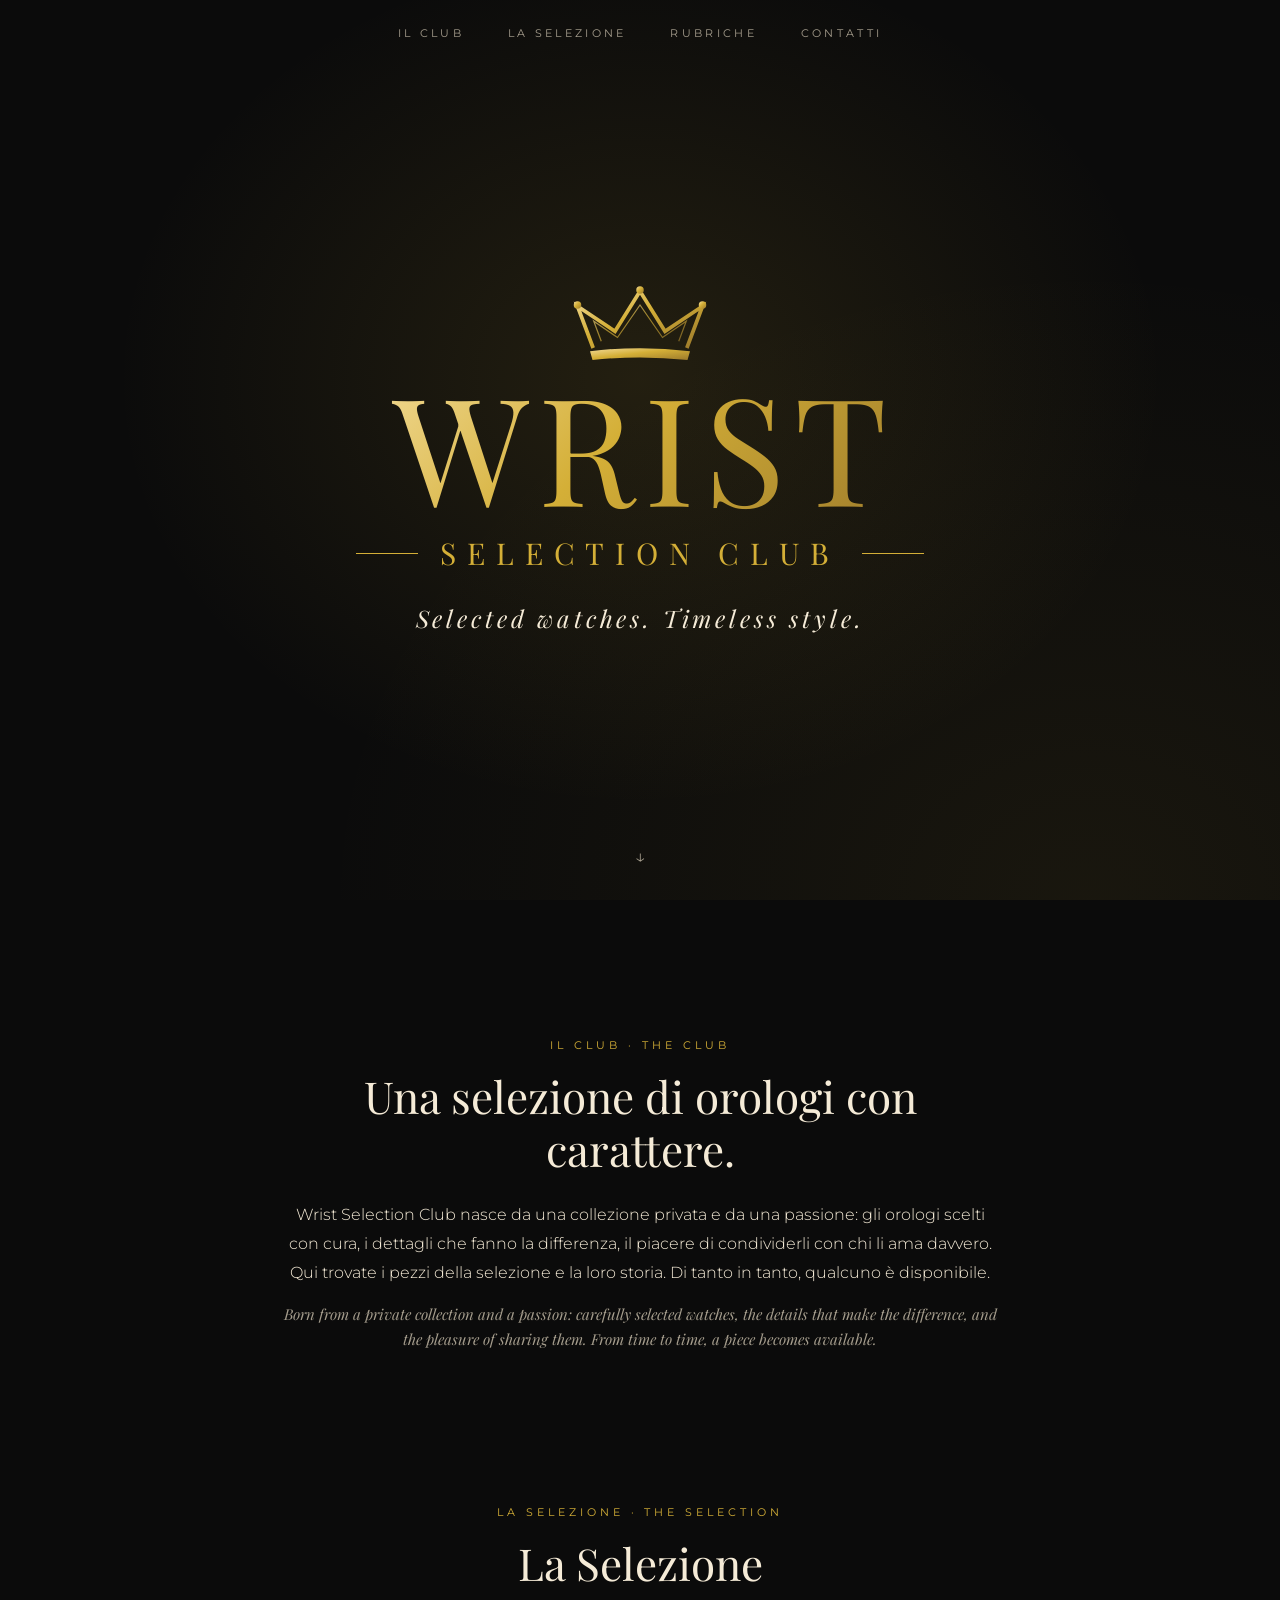
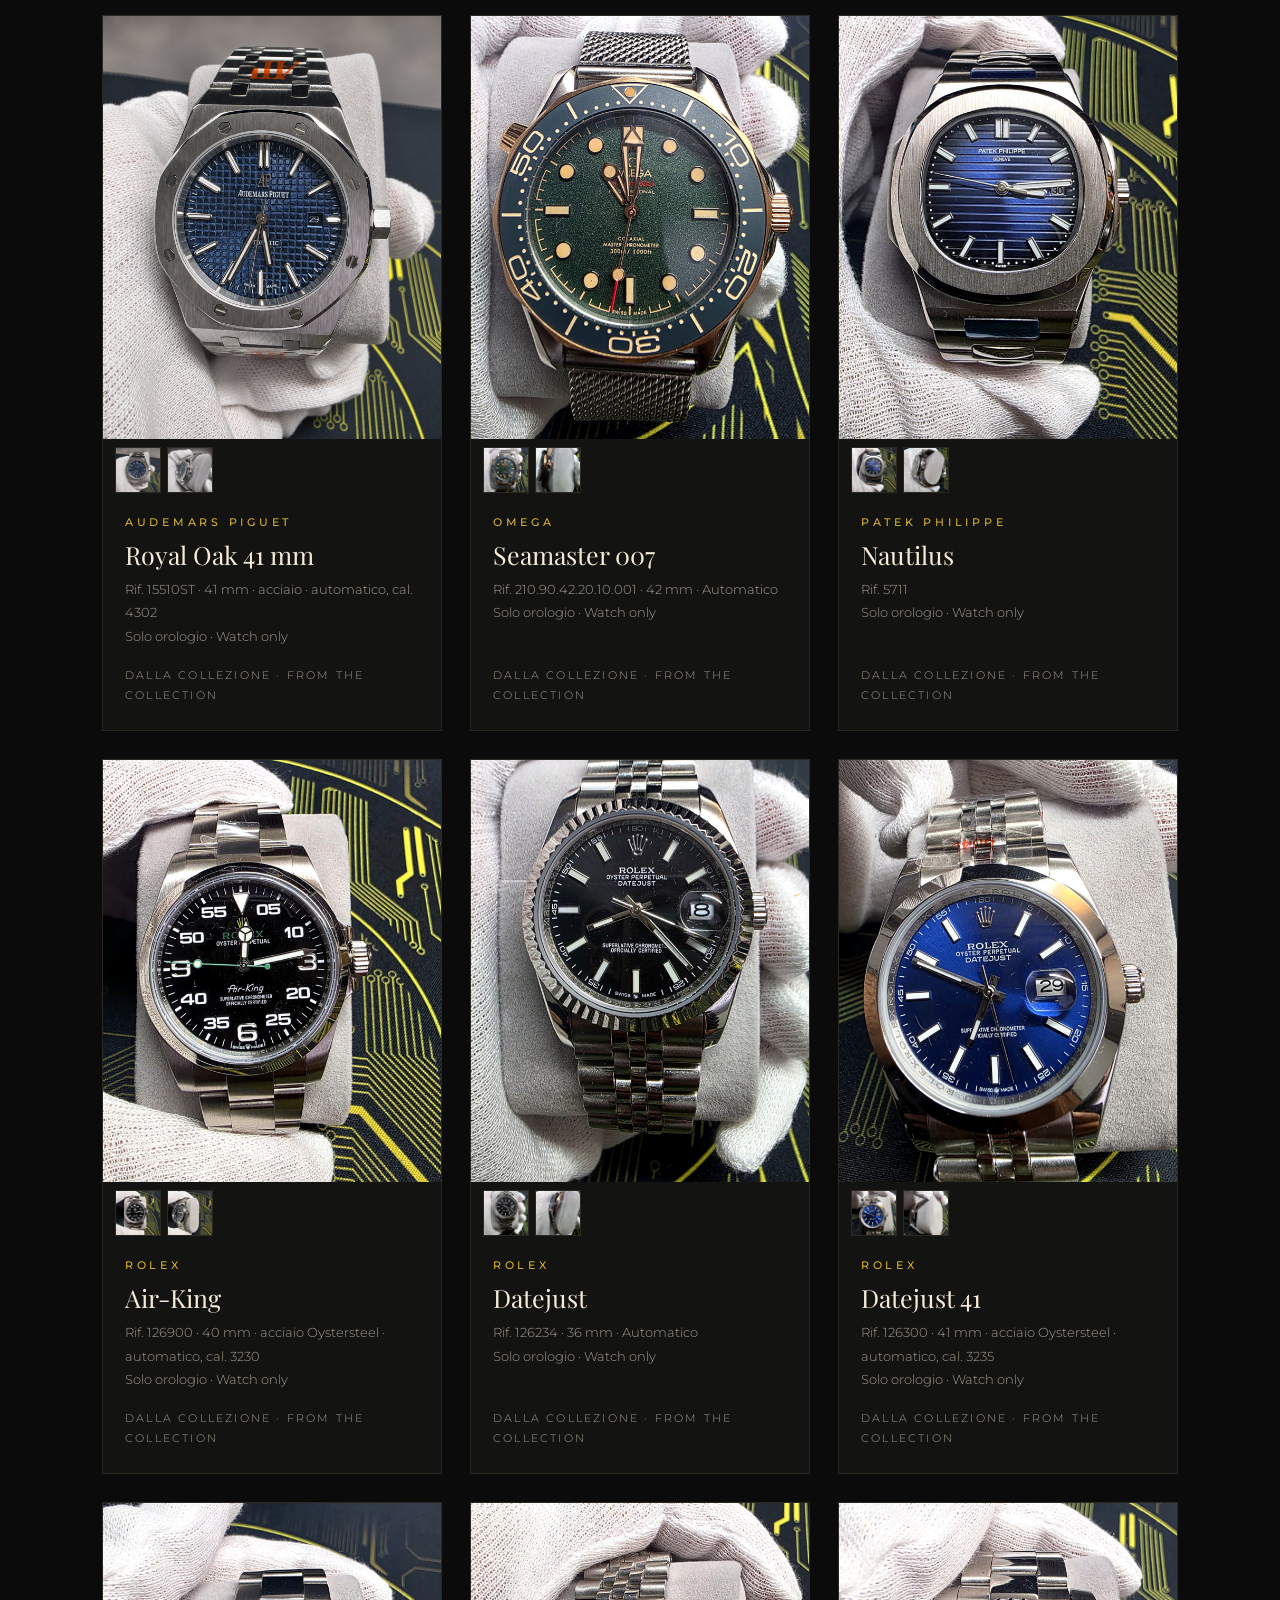
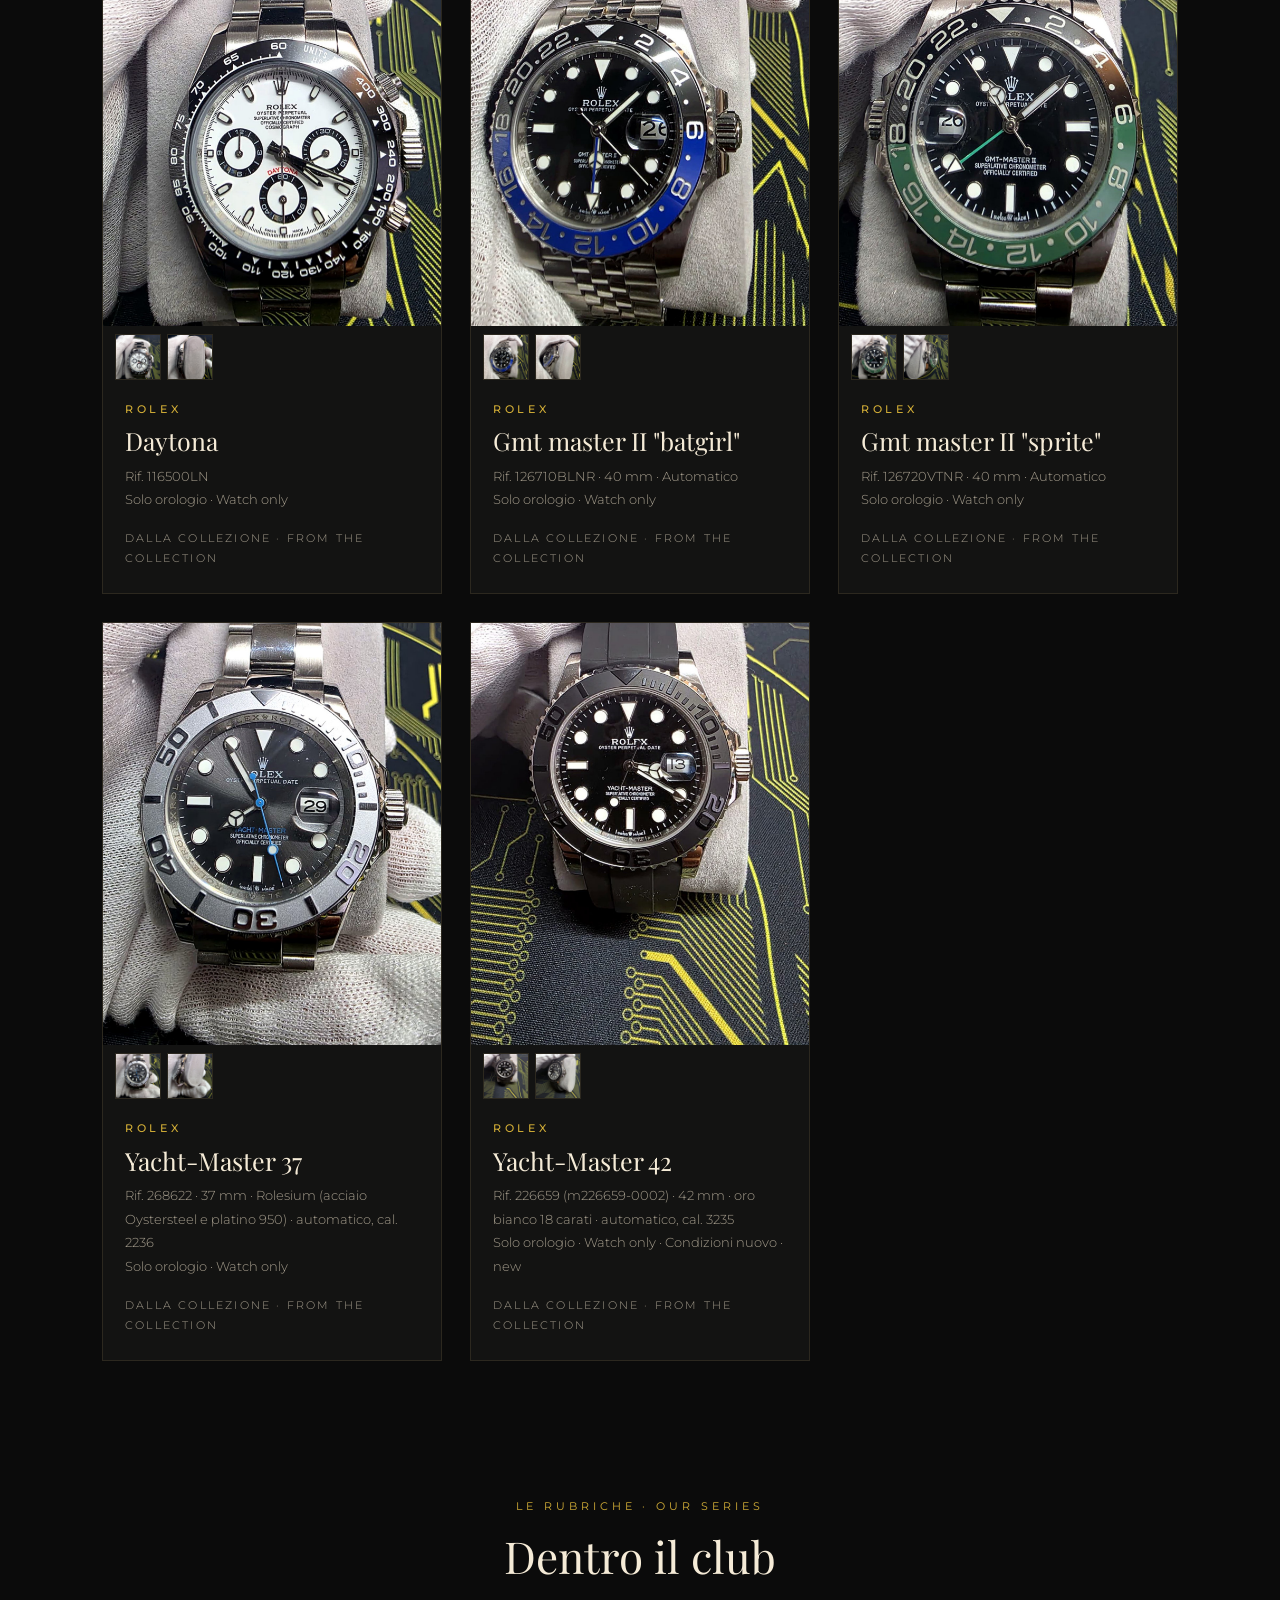
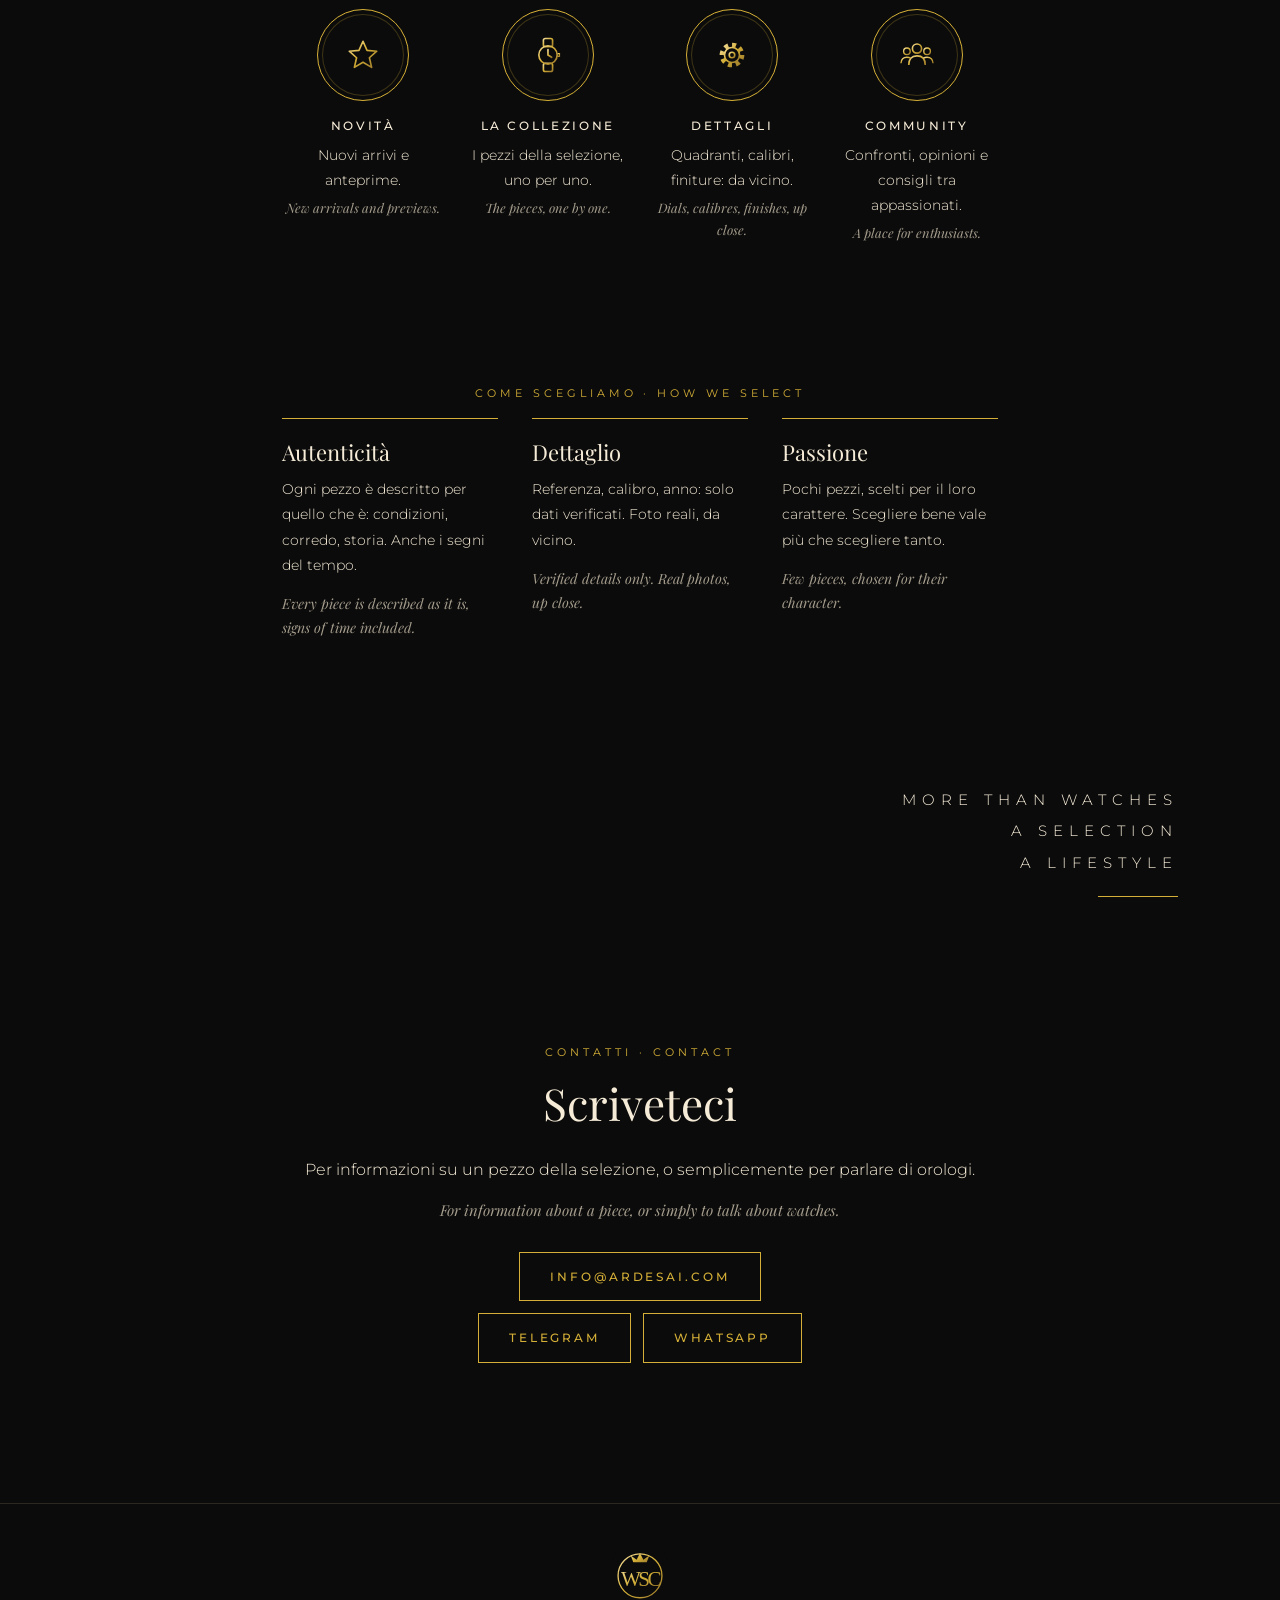
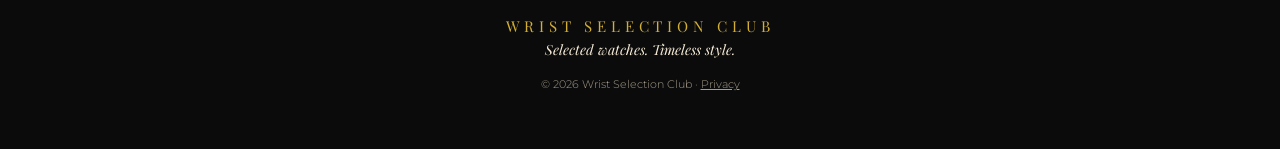
<file: index.html>
<!doctype html>
<html lang="it">
<head>
  <meta charset="utf-8">
  <meta name="viewport" content="width=device-width, initial-scale=1">
  <title>Wrist Selection Club — Selected watches. Timeless style.</title>
  <meta name="description" content="Wrist Selection Club: una selezione di orologi con carattere, per chi condivide la passione per gli orologi. Selected watches. Timeless style.">
  <meta name="theme-color" content="#0b0b0b">
  <meta property="og:title" content="Wrist Selection Club">
  <meta property="og:description" content="Selected watches. Timeless style.">
  <link rel="icon" href="icona.svg" type="image/svg+xml">
  <link rel="preload" href="caratteri/playfair.woff2" as="font" type="font/woff2" crossorigin>
  <link rel="stylesheet" href="stile.css">
</head>
<body>
  <!-- Disegni usati più volte: la corona e le icone delle rubriche. -->
  <svg width="0" height="0" style="position:absolute" aria-hidden="true">
    <defs>
      <linearGradient id="oro" x1="0" y1="0" x2="1" y2="1">
        <stop offset="0" stop-color="#f3dc9a"/><stop offset="0.45" stop-color="#d4af37"/><stop offset="1" stop-color="#9c7a2b"/>
      </linearGradient>
      <symbol id="corona" viewBox="0 0 240 124">
        <path d="M44 96 L20 32 L80 72 L120 8 L160 72 L220 32 L196 96" fill="none" stroke="url(#oro)" stroke-width="6"
          stroke-linejoin="miter" stroke-linecap="square"/>
        <path d="M58 88 L46 56 L84 82 L120 30 L156 82 L194 56 L182 88" fill="none" stroke="url(#oro)" stroke-width="2" opacity="0.7"/>
        <circle cx="20" cy="30" r="6" fill="url(#oro)"/><circle cx="120" cy="6" r="6" fill="url(#oro)"/><circle cx="220" cy="30" r="6" fill="url(#oro)"/>
        <path d="M40 104 Q120 94 200 104 L196 118 Q120 110 44 118 Z" fill="url(#oro)"/>
      </symbol>
      <symbol id="icona-novita" viewBox="0 0 48 48">
        <path d="M24 9 L28.4 19 L39 19.9 L31 27 L33.4 37.5 L24 32 L14.6 37.5 L17 27 L9 19.9 L19.6 19 Z" fill="none" stroke="url(#oro)" stroke-width="1.8" stroke-linejoin="round"/>
      </symbol>
      <symbol id="icona-collezione" viewBox="0 0 48 48">
        <rect x="19" y="6" width="10" height="9" rx="2" fill="none" stroke="url(#oro)" stroke-width="1.8"/>
        <rect x="19" y="33" width="10" height="9" rx="2" fill="none" stroke="url(#oro)" stroke-width="1.8"/>
        <circle cx="24" cy="24" r="10" fill="none" stroke="url(#oro)" stroke-width="1.8"/>
        <path d="M24 18 L24 24 L28 26.5" fill="none" stroke="url(#oro)" stroke-width="1.8" stroke-linecap="round"/>
        <path d="M34.5 22.5 L36.5 22.5 L36.5 25.5 L34.5 25.5" fill="none" stroke="url(#oro)" stroke-width="1.4"/>
      </symbol>
      <symbol id="icona-dettagli" viewBox="0 0 48 48">
        <circle cx="24" cy="24" r="11" fill="none" stroke="url(#oro)" stroke-width="5" stroke-dasharray="4.3 4.3"/>
        <circle cx="24" cy="24" r="8.2" fill="none" stroke="url(#oro)" stroke-width="1.8"/>
        <circle cx="24" cy="24" r="3" fill="none" stroke="url(#oro)" stroke-width="1.8"/>
      </symbol>
      <symbol id="icona-community" viewBox="0 0 48 48">
        <circle cx="24" cy="17" r="5" fill="none" stroke="url(#oro)" stroke-width="1.8"/>
        <path d="M15 35 Q15 25 24 25 Q33 25 33 35" fill="none" stroke="url(#oro)" stroke-width="1.8"/>
        <circle cx="13" cy="20" r="3.6" fill="none" stroke="url(#oro)" stroke-width="1.5"/>
        <path d="M6.5 33 Q7 26.5 13 26.5 Q15.5 26.5 17 27.6" fill="none" stroke="url(#oro)" stroke-width="1.5"/>
        <circle cx="35" cy="20" r="3.6" fill="none" stroke="url(#oro)" stroke-width="1.5"/>
        <path d="M41.5 33 Q41 26.5 35 26.5 Q32.5 26.5 31 27.6" fill="none" stroke="url(#oro)" stroke-width="1.5"/>
      </symbol>
    </defs>
  </svg>

  <header class="apertura">
    <nav class="menu" aria-label="Menu">
      <a href="#club">Il club</a>
      <a href="#selezione">La Selezione</a>
      <a href="#rubriche">Rubriche</a>
      <a href="#contatti">Contatti</a>
    </nav>
    <div class="marchio">
      <svg class="corona" aria-hidden="true"><use href="#corona"/></svg>
      <h1><span class="wrist">WRIST</span>
        <span class="riga-club"><span class="trattino"></span>SELECTION CLUB<span class="trattino"></span></span></h1>
      <p class="motto">Selected watches. Timeless style.</p>
    </div>
    <a class="scendi" href="#club" aria-label="Scopri il club">↓</a>
  </header>

  <main>
    <section id="club" class="sezione stretta">
      <p class="occhiello">Il club · The club</p>
      <h2>Una selezione di orologi con carattere.</h2>
      <p>Wrist Selection Club nasce da una collezione privata e da una passione: gli orologi scelti con cura, i
        dettagli che fanno la differenza, il piacere di condividerli con chi li ama davvero. Qui trovate i pezzi della
        selezione e la loro storia. Di tanto in tanto, qualcuno è disponibile.</p>
      <p class="inglese">Born from a private collection and a passion: carefully selected watches, the details that make
        the difference, and the pleasure of sharing them. From time to time, a piece becomes available.</p>
    </section>

    <section id="selezione" class="sezione">
      <p class="occhiello">La Selezione · The Selection</p>
      <h2>La Selezione</h2>
      <p class="suggerimento">Tocca un orologio per vederlo da vicino · <span class="inglese">Tap a watch for details</span></p>
      <div class="vetrina">
        <article class="pezzo">
          <figure><img class="foto-grande" src="orologi/4-1.jpg" alt="Audemars Piguet Royal Oak 41 mm" loading="lazy"></figure><div class="miniature"><button type="button" data-foto="orologi/4-1.jpg" aria-label="Foto 1"><img src="orologi/4-1.jpg" alt="" loading="lazy"></button><button type="button" data-foto="orologi/4-2.jpg" aria-label="Foto 2"><img src="orologi/4-2.jpg" alt="" loading="lazy"></button></div>
          <div class="info">
            <p class="marca">Audemars Piguet</p>
            <h3>Royal Oak 41 mm</h3>
            <p class="dati">Rif. 15510ST · 41 mm · acciaio · automatico, cal. 4302</p>
            <p class="dati">Solo orologio · Watch only</p>
            
            <div class="piede"><span class="stato">Dalla collezione · From the collection</span></div>
          </div>
        </article>
        <article class="pezzo">
          <figure><img class="foto-grande" src="orologi/8-1.jpg" alt="Omega Seamaster 007" loading="lazy"></figure><div class="miniature"><button type="button" data-foto="orologi/8-1.jpg" aria-label="Foto 1"><img src="orologi/8-1.jpg" alt="" loading="lazy"></button><button type="button" data-foto="orologi/8-2.jpg" aria-label="Foto 2"><img src="orologi/8-2.jpg" alt="" loading="lazy"></button></div>
          <div class="info">
            <p class="marca">Omega</p>
            <h3>Seamaster 007</h3>
            <p class="dati">Rif. 210.90.42.20.10.001 · 42 mm · Automatico</p>
            <p class="dati">Solo orologio · Watch only</p>
            
            <div class="piede"><span class="stato">Dalla collezione · From the collection</span></div>
          </div>
        </article>
        <article class="pezzo">
          <figure><img class="foto-grande" src="orologi/6-1.jpg" alt="Patek Philippe Nautilus" loading="lazy"></figure><div class="miniature"><button type="button" data-foto="orologi/6-1.jpg" aria-label="Foto 1"><img src="orologi/6-1.jpg" alt="" loading="lazy"></button><button type="button" data-foto="orologi/6-2.jpg" aria-label="Foto 2"><img src="orologi/6-2.jpg" alt="" loading="lazy"></button></div>
          <div class="info">
            <p class="marca">Patek Philippe</p>
            <h3>Nautilus</h3>
            <p class="dati">Rif. 5711</p>
            <p class="dati">Solo orologio · Watch only</p>
            
            <div class="piede"><span class="stato">Dalla collezione · From the collection</span></div>
          </div>
        </article>
        <article class="pezzo">
          <figure><img class="foto-grande" src="orologi/3-1.jpg" alt="Rolex Air-King" loading="lazy"></figure><div class="miniature"><button type="button" data-foto="orologi/3-1.jpg" aria-label="Foto 1"><img src="orologi/3-1.jpg" alt="" loading="lazy"></button><button type="button" data-foto="orologi/3-2.jpg" aria-label="Foto 2"><img src="orologi/3-2.jpg" alt="" loading="lazy"></button></div>
          <div class="info">
            <p class="marca">Rolex</p>
            <h3>Air-King</h3>
            <p class="dati">Rif. 126900 · 40 mm · acciaio Oystersteel · automatico, cal. 3230</p>
            <p class="dati">Solo orologio · Watch only</p>
            
            <div class="piede"><span class="stato">Dalla collezione · From the collection</span></div>
          </div>
        </article>
        <article class="pezzo">
          <figure><img class="foto-grande" src="orologi/9-1.jpg" alt="Rolex Datejust" loading="lazy"></figure><div class="miniature"><button type="button" data-foto="orologi/9-1.jpg" aria-label="Foto 1"><img src="orologi/9-1.jpg" alt="" loading="lazy"></button><button type="button" data-foto="orologi/9-2.jpg" aria-label="Foto 2"><img src="orologi/9-2.jpg" alt="" loading="lazy"></button></div>
          <div class="info">
            <p class="marca">Rolex</p>
            <h3>Datejust</h3>
            <p class="dati">Rif. 126234 · 36 mm · Automatico</p>
            <p class="dati">Solo orologio · Watch only</p>
            
            <div class="piede"><span class="stato">Dalla collezione · From the collection</span></div>
          </div>
        </article>
        <article class="pezzo">
          <figure><img class="foto-grande" src="orologi/1-1.jpg" alt="Rolex Datejust 41" loading="lazy"></figure><div class="miniature"><button type="button" data-foto="orologi/1-1.jpg" aria-label="Foto 1"><img src="orologi/1-1.jpg" alt="" loading="lazy"></button><button type="button" data-foto="orologi/1-2.jpg" aria-label="Foto 2"><img src="orologi/1-2.jpg" alt="" loading="lazy"></button></div>
          <div class="info">
            <p class="marca">Rolex</p>
            <h3>Datejust 41</h3>
            <p class="dati">Rif. 126300 · 41 mm · acciaio Oystersteel · automatico, cal. 3235</p>
            <p class="dati">Solo orologio · Watch only</p>
            
            <div class="piede"><span class="stato">Dalla collezione · From the collection</span></div>
          </div>
        </article>
        <article class="pezzo">
          <figure><img class="foto-grande" src="orologi/7-1.jpg" alt="Rolex Daytona" loading="lazy"></figure><div class="miniature"><button type="button" data-foto="orologi/7-1.jpg" aria-label="Foto 1"><img src="orologi/7-1.jpg" alt="" loading="lazy"></button><button type="button" data-foto="orologi/7-2.jpg" aria-label="Foto 2"><img src="orologi/7-2.jpg" alt="" loading="lazy"></button></div>
          <div class="info">
            <p class="marca">Rolex</p>
            <h3>Daytona</h3>
            <p class="dati">Rif. 116500LN</p>
            <p class="dati">Solo orologio · Watch only</p>
            
            <div class="piede"><span class="stato">Dalla collezione · From the collection</span></div>
          </div>
        </article>
        <article class="pezzo">
          <figure><img class="foto-grande" src="orologi/11-1.jpg" alt="Rolex Gmt master II &quot;batgirl&quot;" loading="lazy"></figure><div class="miniature"><button type="button" data-foto="orologi/11-1.jpg" aria-label="Foto 1"><img src="orologi/11-1.jpg" alt="" loading="lazy"></button><button type="button" data-foto="orologi/11-2.jpg" aria-label="Foto 2"><img src="orologi/11-2.jpg" alt="" loading="lazy"></button></div>
          <div class="info">
            <p class="marca">Rolex</p>
            <h3>Gmt master II &quot;batgirl&quot;</h3>
            <p class="dati">Rif. 126710BLNR · 40 mm · Automatico</p>
            <p class="dati">Solo orologio · Watch only</p>
            
            <div class="piede"><span class="stato">Dalla collezione · From the collection</span></div>
          </div>
        </article>
        <article class="pezzo">
          <figure><img class="foto-grande" src="orologi/10-1.jpg" alt="Rolex Gmt master II &quot;sprite&quot;" loading="lazy"></figure><div class="miniature"><button type="button" data-foto="orologi/10-1.jpg" aria-label="Foto 1"><img src="orologi/10-1.jpg" alt="" loading="lazy"></button><button type="button" data-foto="orologi/10-2.jpg" aria-label="Foto 2"><img src="orologi/10-2.jpg" alt="" loading="lazy"></button></div>
          <div class="info">
            <p class="marca">Rolex</p>
            <h3>Gmt master II &quot;sprite&quot;</h3>
            <p class="dati">Rif. 126720VTNR · 40 mm · Automatico</p>
            <p class="dati">Solo orologio · Watch only</p>
            
            <div class="piede"><span class="stato">Dalla collezione · From the collection</span></div>
          </div>
        </article>
        <article class="pezzo">
          <figure><img class="foto-grande" src="orologi/5-1.jpg" alt="Rolex Yacht-Master 37" loading="lazy"></figure><div class="miniature"><button type="button" data-foto="orologi/5-1.jpg" aria-label="Foto 1"><img src="orologi/5-1.jpg" alt="" loading="lazy"></button><button type="button" data-foto="orologi/5-2.jpg" aria-label="Foto 2"><img src="orologi/5-2.jpg" alt="" loading="lazy"></button></div>
          <div class="info">
            <p class="marca">Rolex</p>
            <h3>Yacht-Master 37</h3>
            <p class="dati">Rif. 268622 · 37 mm · Rolesium (acciaio Oystersteel e platino 950) · automatico, cal. 2236</p>
            <p class="dati">Solo orologio · Watch only</p>
            
            <div class="piede"><span class="stato">Dalla collezione · From the collection</span></div>
          </div>
        </article>
        <article class="pezzo">
          <figure><img class="foto-grande" src="orologi/2-1.jpg" alt="Rolex Yacht-Master 42" loading="lazy"></figure><div class="miniature"><button type="button" data-foto="orologi/2-1.jpg" aria-label="Foto 1"><img src="orologi/2-1.jpg" alt="" loading="lazy"></button><button type="button" data-foto="orologi/2-2.jpg" aria-label="Foto 2"><img src="orologi/2-2.jpg" alt="" loading="lazy"></button></div>
          <div class="info">
            <p class="marca">Rolex</p>
            <h3>Yacht-Master 42</h3>
            <p class="dati">Rif. 226659 (m226659-0002) · 42 mm · oro bianco 18 carati · automatico, cal. 3235</p>
            <p class="dati">Solo orologio · Watch only · Condizioni nuovo · new</p>
            
            <div class="piede"><span class="stato">Dalla collezione · From the collection</span></div>
          </div>
        </article>
      </div>
    </section>

    <section id="rubriche" class="sezione stretta">
      <p class="occhiello">Le rubriche · Our series</p>
      <h2>Dentro il club</h2>
      <div class="rubriche">
        <div class="rubrica"><span class="cerchio"><svg aria-hidden="true"><use href="#icona-novita"/></svg></span>
          <h3>Novità</h3><p>Nuovi arrivi e anteprime.</p><p class="inglese">New arrivals and previews.</p></div>
        <div class="rubrica"><span class="cerchio"><svg aria-hidden="true"><use href="#icona-collezione"/></svg></span>
          <h3>La Collezione</h3><p>I pezzi della selezione, uno per uno.</p><p class="inglese">The pieces, one by one.</p></div>
        <div class="rubrica"><span class="cerchio"><svg aria-hidden="true"><use href="#icona-dettagli"/></svg></span>
          <h3>Dettagli</h3><p>Quadranti, calibri, finiture: da vicino.</p><p class="inglese">Dials, calibres, finishes, up close.</p></div>
        <div class="rubrica"><span class="cerchio"><svg aria-hidden="true"><use href="#icona-community"/></svg></span>
          <h3>Community</h3><p>Confronti, opinioni e consigli tra appassionati.</p><p class="inglese">A place for enthusiasts.</p></div>
      </div>
    </section>

    <section class="sezione stretta principi">
      <p class="occhiello">Come scegliamo · How we select</p>
      <div class="tre">
        <div>
          <h3>Autenticità</h3>
          <p>Ogni pezzo è descritto per quello che è: condizioni, corredo, storia. Anche i segni del tempo.</p>
          <p class="inglese">Every piece is described as it is, signs of time included.</p>
        </div>
        <div>
          <h3>Dettaglio</h3>
          <p>Referenza, calibro, anno: solo dati verificati. Foto reali, da vicino.</p>
          <p class="inglese">Verified details only. Real photos, up close.</p>
        </div>
        <div>
          <h3>Passione</h3>
          <p>Pochi pezzi, scelti per il loro carattere. Scegliere bene vale più che scegliere tanto.</p>
          <p class="inglese">Few pieces, chosen for their character.</p>
        </div>
      </div>
    </section>

    <section class="dichiarazione" aria-label="More than watches">
      <p>More than watches</p>
      <p>A selection</p>
      <p>A lifestyle</p>
      <span class="filetto"></span>
    </section>

    <section id="contatti" class="sezione stretta contatti">
      <p class="occhiello">Contatti · Contact</p>
      <h2>Scriveteci</h2>
      <p>Per informazioni su un pezzo della selezione, o semplicemente per parlare di orologi.</p>
      <p class="inglese">For information about a piece, or simply to talk about watches.</p>
      <a class="bottone" href="mailto:info@ardesai.com?subject=Wrist%20Selection%20Club">info@ardesai.com</a>
      <div class="social"><a class="bottone" href="https://t.me/wristselectionclub" target="_blank" rel="noopener">Telegram</a><a class="bottone" href="https://wa.me/393792812568?text=Ciao%2C%20vi%20scrivo%20dal%20sito%20di%20Wrist%20Selection%20Club." target="_blank" rel="noopener">WhatsApp</a></div>
    </section>
  </main>

  <!-- La scheda completa di un orologio: sul telefono si apre toccandolo nella griglia. -->
  <dialog id="scheda" class="scheda" aria-label="Scheda dell'orologio">
    <button type="button" class="chiudi" aria-label="Chiudi · Close">×</button>
    <div class="scheda-contenuto"></div>
  </dialog>

  <footer>
    <img class="monogramma" src="icona.svg" alt="" width="54" height="54">
    <p class="firma">WRIST SELECTION CLUB</p>
    <p class="motto-piccolo">Selected watches. Timeless style.</p>
    <p class="piccolo">© 2026 Wrist Selection Club · <a href="privacy.html">Privacy</a></p>
  </footer>

  <script>
    // Le miniature: toccandone una, diventa la foto grande del suo orologio.
    document.querySelectorAll(".pezzo").forEach((pezzo) => {
      const grande = pezzo.querySelector(".foto-grande");
      pezzo.querySelectorAll(".miniature button").forEach((b) => {
        b.addEventListener("click", () => { grande.src = b.dataset.foto; });
      });
    });

    // Sul telefono la vetrina è una griglia: toccando un orologio si apre la sua scheda completa,
    // con le foto da sfogliare col dito. Il tasto "indietro" del telefono chiude la scheda (non esce dal sito).
    const telefono = window.matchMedia("(max-width: 600px)");
    const scheda = document.getElementById("scheda");
    const contenuto = scheda.querySelector(".scheda-contenuto");

    function apriScheda(pezzo) {
      const foto = [...pezzo.querySelectorAll(".miniature button")].map((b) => b.dataset.foto);
      const grande = pezzo.querySelector(".foto-grande");
      if (!foto.length && grande) foto.push(grande.getAttribute("src"));
      const nome = pezzo.querySelector("h3").textContent;

      const copia = document.createElement("article");
      copia.className = "pezzo";
      if (foto.length) {
        const galleria = document.createElement("div");
        galleria.className = "galleria";
        foto.forEach((f, i) => {
          const img = document.createElement("img");
          img.src = f;
          img.alt = `${nome} · foto ${i + 1}`;
          galleria.append(img);
        });
        copia.append(galleria);
        if (foto.length > 1) {
          const contatore = document.createElement("p");
          contatore.className = "contatore";
          contatore.textContent = `1 / ${foto.length} · scorri · swipe ⟷`;
          galleria.addEventListener("scroll", () => {
            const n = Math.round(galleria.scrollLeft / galleria.clientWidth) + 1;
            contatore.textContent = `${n} / ${foto.length}`;
          }, { passive: true });
          copia.append(contatore);
        }
      }
      copia.append(pezzo.querySelector(".info").cloneNode(true));
      contenuto.replaceChildren(copia);
      scheda.showModal();
      scheda.scrollTop = 0;
      history.pushState({ scheda: true }, "");
    }

    document.querySelectorAll(".vetrina .pezzo").forEach((pezzo) => {
      pezzo.addEventListener("click", (e) => {
        if (!telefono.matches || e.target.closest("a")) return;
        apriScheda(pezzo);
      });
    });
    scheda.querySelector(".chiudi").addEventListener("click", () => scheda.close());
    // Comunque si chiuda (tasto ×, tasto indietro), si toglie il passo aggiunto alla cronologia.
    scheda.addEventListener("close", () => {
      if (history.state && history.state.scheda) history.back();
    });
    window.addEventListener("popstate", () => { if (scheda.open) scheda.close(); });
  </script>
  <!-- Cloudflare Web Analytics --><script type='module' src='https://static.cloudflareinsights.com/beacon.min.js' data-cf-beacon='{"token": "261f789c86bc4eee9f0e6fc2f87a402d"}'></script><!-- End Cloudflare Web Analytics -->
</body>
</html>
</file>
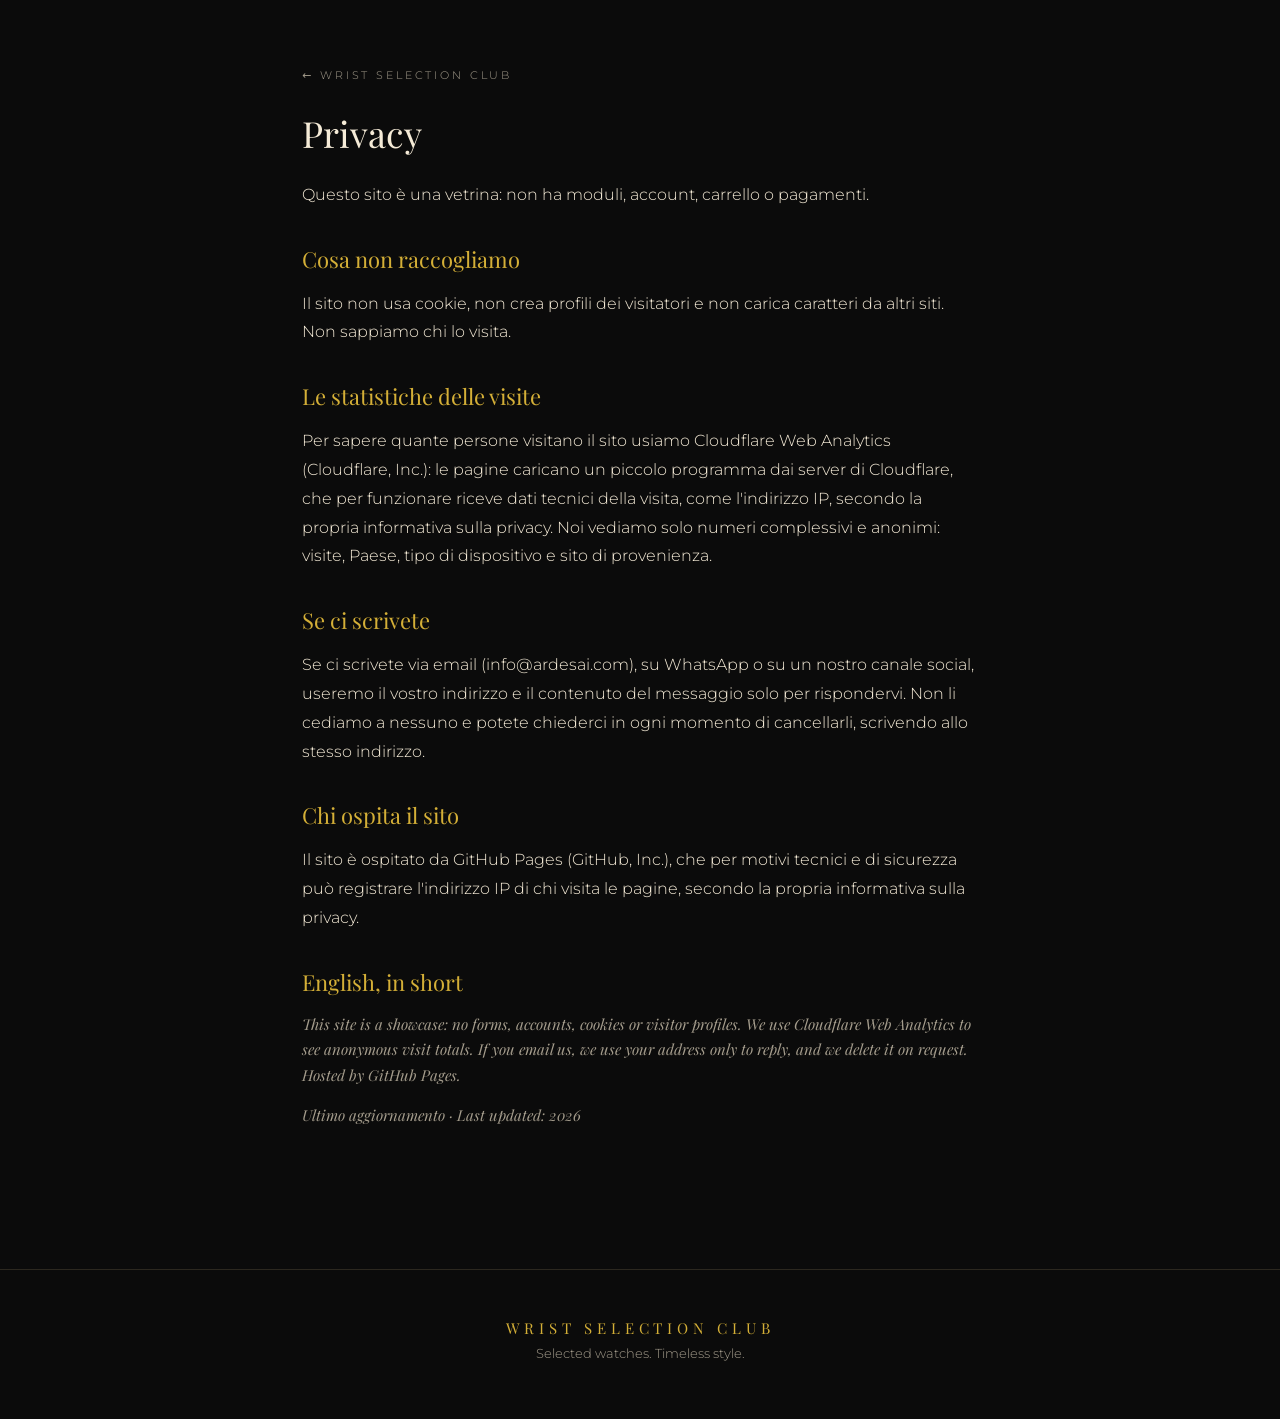
<file: privacy.html>
<!doctype html>
<html lang="it">
<head>
  <meta charset="utf-8">
  <meta name="viewport" content="width=device-width, initial-scale=1">
  <title>Privacy — Wrist Selection Club</title>
  <link rel="icon" href="icona.svg" type="image/svg+xml">
  <link rel="stylesheet" href="stile.css">
</head>
<body>
  <main class="pagina">
    <a class="torna" href="index.html">← Wrist Selection Club</a>
    <h1>Privacy</h1>
    <p>Questo sito è una vetrina: non ha moduli, account, carrello o pagamenti.</p>

    <h2>Cosa non raccogliamo</h2>
    <p>Il sito non usa cookie, non crea profili dei visitatori e non carica caratteri da altri siti. Non sappiamo
      chi lo visita.</p>

    <h2>Le statistiche delle visite</h2>
    <p>Per sapere quante persone visitano il sito usiamo Cloudflare Web Analytics (Cloudflare, Inc.): le pagine
      caricano un piccolo programma dai server di Cloudflare, che per funzionare riceve dati tecnici della visita,
      come l'indirizzo IP, secondo la propria informativa sulla privacy. Noi vediamo solo numeri complessivi e
      anonimi: visite, Paese, tipo di dispositivo e sito di provenienza.</p>

    <h2>Se ci scrivete</h2>
    <p>Se ci scrivete via email (info@ardesai.com), su WhatsApp o su un nostro canale social, useremo il vostro indirizzo e
      il contenuto del messaggio solo per rispondervi. Non li cediamo a nessuno e potete chiederci in ogni
      momento di cancellarli, scrivendo allo stesso indirizzo.</p>

    <h2>Chi ospita il sito</h2>
    <p>Il sito è ospitato da GitHub Pages (GitHub, Inc.), che per motivi tecnici e di sicurezza può registrare
      l'indirizzo IP di chi visita le pagine, secondo la propria informativa sulla privacy.</p>

    <h2>English, in short</h2>
    <p class="inglese">This site is a showcase: no forms, accounts, cookies or visitor profiles. We use Cloudflare Web
      Analytics to see anonymous visit totals. If you email us, we use your address only to reply, and we delete it on
      request. Hosted by GitHub Pages.</p>

    <p class="inglese">Ultimo aggiornamento · Last updated: 2026</p>
  </main>
  <footer>
    <p class="firma">WRIST SELECTION CLUB</p>
    <p>Selected watches. Timeless style.</p>
  </footer>
</body>
</html>
</file>
<file: stile.css>
/* Wrist Selection Club — identità della tavola del marchio:
   Nero Profondo #0B0B0B, Oro Champagne #D4AF37, Avorio #F5EBD7; Playfair Display e Montserrat.
   I font stanno nel sito (cartella caratteri, licenza OFL): nessun collegamento esterno né tracciamento. */

@font-face { font-family: "Playfair Display"; font-style: normal; font-weight: 400 700; font-display: swap;
  src: url("caratteri/playfair.woff2") format("woff2"); }
@font-face { font-family: "Playfair Display"; font-style: italic; font-weight: 400 700; font-display: swap;
  src: url("caratteri/playfair-corsivo.woff2") format("woff2"); }
@font-face { font-family: "Montserrat"; font-style: normal; font-weight: 300 600; font-display: swap;
  src: url("caratteri/montserrat.woff2") format("woff2"); }

:root {
  --nero: #0b0b0b;
  --carbone: #131312;
  --linea: #2c281f;
  --oro: #d4af37;
  --oro-chiaro: #f3dc9a;
  --oro-scuro: #9c7a2b;
  --avorio: #f5ebd7;
  --tenue: #a49c8c;
  --serif: "Playfair Display", Didot, "Bodoni 72", Georgia, serif;
  --sans: Montserrat, "Helvetica Neue", "Segoe UI", system-ui, sans-serif;
  --gradiente: linear-gradient(135deg, var(--oro-chiaro) 0%, var(--oro) 45%, var(--oro-scuro) 100%);
}
* { box-sizing: border-box; }
html { scroll-behavior: smooth; }
body {
  margin: 0;
  background: var(--nero);
  color: var(--avorio);
  font: 300 16px/1.8 var(--sans);
  -webkit-font-smoothing: antialiased;
}
a { color: var(--oro); }
img { max-width: 100%; display: block; }
.oro-testo { background: var(--gradiente); -webkit-background-clip: text; background-clip: text; color: transparent; }

/* --- Apertura --- */
.apertura {
  min-height: 100svh;
  display: flex;
  flex-direction: column;
  align-items: center;
  justify-content: center;
  position: relative;
  padding: 90px 20px 70px;
  background:
    radial-gradient(ellipse at 50% 42%, rgba(212, 175, 55, 0.12), transparent 58%),
    radial-gradient(ellipse at 85% 100%, rgba(212, 175, 55, 0.07), transparent 50%),
    var(--nero);
  text-align: center;
}
.menu {
  position: absolute;
  top: 24px;
  left: 0;
  right: 0;
  display: flex;
  justify-content: center;
  flex-wrap: wrap;
  gap: 8px clamp(16px, 4.5vw, 44px);
  padding: 0 12px;
  font-size: 11px;
  font-weight: 400;
  letter-spacing: 0.3em;
  text-transform: uppercase;
}
.menu a { color: var(--tenue); text-decoration: none; transition: color 0.3s; }
.menu a:hover, .menu a:focus-visible { color: var(--oro); }
.marchio { animation: emerge 1.8s ease-out both; }
.corona { width: clamp(92px, 16vw, 150px); height: clamp(48px, 8.3vw, 78px); display: block; margin: 0 auto 6px; }
.marchio h1 { margin: 0; font-weight: 400; }
.wrist {
  display: block;
  font: 400 clamp(58px, 15vw, 150px)/1 var(--serif);
  letter-spacing: 0.06em;
  margin-right: -0.06em;  /* compensa la spaziatura dopo l'ultima lettera, così resta al centro */
  background: var(--gradiente);
  -webkit-background-clip: text;
  background-clip: text;
  color: transparent;
}
.riga-club {
  display: flex;
  align-items: center;
  justify-content: center;
  gap: clamp(10px, 2.4vw, 22px);
  margin-top: clamp(10px, 2vw, 18px);
  font: 400 clamp(14px, 3.4vw, 30px)/1 var(--serif);
  letter-spacing: clamp(0.18em, 1.4vw, 0.36em);
  color: var(--oro);
}
.trattino { width: clamp(28px, 6vw, 62px); height: 1px; background: var(--oro); }
.motto {
  margin: clamp(22px, 4vw, 34px) 0 0;
  font: italic 400 clamp(15px, 2.6vw, 24px) var(--serif);
  letter-spacing: 0.16em;
  color: var(--avorio);
}
.scendi {
  position: absolute;
  bottom: 26px;
  color: var(--tenue);
  text-decoration: none;
  font-size: 20px;
  animation: respira 2.8s ease-in-out infinite;
}
@keyframes emerge { from { opacity: 0; transform: translateY(12px); } to { opacity: 1; transform: none; } }
@keyframes respira { 50% { transform: translateY(6px); opacity: 0.6; } }

/* --- Sezioni --- */
.sezione { max-width: 1120px; margin: 0 auto; padding: clamp(76px, 12vw, 136px) 22px 0; }
.sezione.stretta { max-width: 760px; text-align: center; }
.occhiello {
  margin: 0 0 14px;
  font-size: 11px;
  font-weight: 400;
  letter-spacing: 0.36em;
  text-transform: uppercase;
  color: var(--oro);
}
.sezione h2 {
  margin: 0 0 26px;
  font: 400 clamp(28px, 4.6vw, 44px)/1.2 var(--serif);
  color: var(--avorio);
}
#selezione h2, #selezione .occhiello { text-align: center; }
.sezione p { margin: 0 0 14px; }
.inglese { color: var(--tenue); font: italic 400 15px/1.7 var(--serif); }

/* --- La vetrina --- */
/* Le schede restano al centro anche quando gli orologi sono pochi. */
.vetrina { display: grid; grid-template-columns: repeat(auto-fit, minmax(280px, 340px)); justify-content: center; gap: 28px; margin-top: 10px; }
.pezzo { background: var(--carbone); border: 1px solid var(--linea); display: flex; flex-direction: column; transition: border-color 0.4s; }
.pezzo:hover { border-color: rgba(212, 175, 55, 0.5); }
.pezzo figure { margin: 0; aspect-ratio: 4 / 5; background: #000; overflow: hidden; }
.pezzo .foto-grande { width: 100%; height: 100%; object-fit: cover; transition: transform 1.2s ease; }
.pezzo:hover .foto-grande { transform: scale(1.03); }
.miniature { display: flex; gap: 6px; padding: 8px 12px 0; }
.miniature button { padding: 0; border: 1px solid var(--linea); background: none; width: 46px; height: 46px; cursor: pointer; }
.miniature img { width: 100%; height: 100%; object-fit: cover; }
.pezzo .info { padding: 20px 22px 24px; display: flex; flex-direction: column; flex: 1; }
.pezzo .marca { margin: 0; font-size: 11px; font-weight: 500; letter-spacing: 0.34em; text-transform: uppercase; color: var(--oro); }
.pezzo h3 { margin: 6px 0 8px; font: 400 25px/1.25 var(--serif); color: var(--avorio); }
.pezzo .dati { margin: 0; font-size: 13px; color: var(--tenue); }
.pezzo .descrizione { margin: 14px 0 0; font-size: 14px; white-space: pre-line; }
.pezzo .piede { margin-top: auto; padding-top: 18px; display: flex; align-items: center; justify-content: space-between; gap: 12px; flex-wrap: wrap; }
.pezzo .stato { font-size: 11px; letter-spacing: 0.2em; text-transform: uppercase; color: var(--tenue); }
.pezzo .stato.disponibile { color: var(--oro); }
.vetrina-vuota { grid-column: 1 / -1; text-align: center; color: var(--tenue); padding: 44px 0; border-top: 1px solid var(--linea); border-bottom: 1px solid var(--linea); }
.vetrina-vuota p:first-child { font: italic 22px var(--serif); color: var(--avorio); }

/* --- Le rubriche (come le icone in evidenza di Instagram) --- */
.rubriche { display: grid; grid-template-columns: repeat(4, 1fr); gap: 22px; }
.rubrica .cerchio {
  width: 92px; height: 92px; margin: 0 auto 14px; border-radius: 50%;
  border: 1.5px solid var(--oro); display: flex; align-items: center; justify-content: center;
  box-shadow: inset 0 0 0 4px var(--nero), inset 0 0 0 5px rgba(212, 175, 55, 0.25);
}
.rubrica svg { width: 44px; height: 44px; }
.rubrica h3 { margin: 0 0 6px; font-size: 12px; font-weight: 500; letter-spacing: 0.22em; text-transform: uppercase; color: var(--avorio); }
.rubrica p { font-size: 14px; margin: 0 0 4px; }
.rubrica .inglese { font-size: 13px; }

/* --- Principi, dichiarazione e contatti --- */
.tre { display: grid; grid-template-columns: repeat(3, 1fr); gap: 34px; text-align: left; }
.tre h3 { margin: 0 0 10px; font: 400 22px var(--serif); color: var(--avorio); }
.tre > div { border-top: 1px solid var(--oro); padding-top: 18px; }
.tre p { font-size: 14px; }
.dichiarazione { max-width: 1120px; margin: clamp(80px, 12vw, 130px) auto 0; padding: 0 22px; text-align: right; }
.dichiarazione p { margin: 0; font-size: clamp(12px, 1.6vw, 15px); letter-spacing: 0.4em; text-transform: uppercase; color: var(--avorio); line-height: 2.1; }
.dichiarazione .filetto { display: inline-block; width: 80px; height: 1px; background: var(--oro); margin-top: 14px; }
.bottone {
  display: inline-block;
  margin-top: 14px;
  padding: 13px 30px;
  border: 1px solid var(--oro);
  color: var(--oro);
  text-decoration: none;
  font-size: 12px;
  font-weight: 500;
  letter-spacing: 0.24em;
  text-transform: uppercase;
  transition: background 0.3s, color 0.3s;
}
.bottone:hover, .bottone:focus-visible { background: var(--oro); color: var(--nero); }
.bottone.piccolo { padding: 9px 16px; font-size: 10px; margin: 0; }
.social { display: flex; justify-content: center; flex-wrap: wrap; gap: 12px; margin-top: 12px; }
.social .bottone { margin-top: 0; }

/* --- Piè di pagina e pagine semplici --- */
footer { margin-top: clamp(80px, 12vw, 140px); padding: 44px 22px 50px; border-top: 1px solid var(--linea); text-align: center; color: var(--tenue); font-size: 13px; }
footer p { margin: 4px 0; }
footer .monogramma { margin: 0 auto 14px; border-radius: 12px; }
footer .firma { font: 400 15px var(--serif); letter-spacing: 0.32em; color: var(--oro); }
footer .motto-piccolo { font: italic 14px var(--serif); color: var(--avorio); }
footer .piccolo { margin-top: 16px; font-size: 11px; }
footer a { color: var(--tenue); }
.pagina { max-width: 720px; margin: 0 auto; padding: 60px 22px 0; }
.pagina h1 { font: 400 36px var(--serif); color: var(--avorio); margin: 20px 0 24px; }
.pagina h2 { font: 400 22px var(--serif); color: var(--oro); margin: 34px 0 10px; }
.pagina .torna { font-size: 11px; letter-spacing: 0.26em; text-transform: uppercase; color: var(--tenue); text-decoration: none; }

/* --- La scheda completa di un orologio (sul telefono, toccandolo nella griglia) --- */
.scheda {
  width: 100%; max-width: 100%; height: 100%; max-height: 100%; margin: 0; padding: 0; border: 0;
  background: var(--carbone); color: var(--avorio); overscroll-behavior: contain;
}
.scheda::backdrop { background: rgba(0, 0, 0, 0.85); }
body:has(.scheda[open]) { overflow: hidden; }
.scheda .chiudi {
  position: fixed; top: 12px; right: 12px; z-index: 2; width: 44px; height: 44px; border-radius: 50%;
  border: 1px solid var(--oro); background: rgba(11, 11, 11, 0.75); color: var(--oro);
  font: 300 26px/1 var(--sans); cursor: pointer;
}
.scheda .pezzo { border: 0; background: none; }
.galleria { display: flex; overflow-x: auto; scroll-snap-type: x mandatory; scrollbar-width: none; background: #000; }
.galleria::-webkit-scrollbar { display: none; }
.galleria img { flex: 0 0 100%; width: 100%; aspect-ratio: 4 / 5; object-fit: cover; scroll-snap-align: center; }
.contatore { margin: 10px 0 0; text-align: center; font-size: 11px; letter-spacing: 0.3em; color: var(--tenue); }
.suggerimento { display: none; }

@media (max-width: 600px) {
  /* La vetrina diventa una griglia a due colonne: foto, marca e modello. Il resto è nella scheda completa. */
  #selezione .vetrina { grid-template-columns: repeat(2, minmax(0, 1fr)); gap: 12px; }
  .vetrina .pezzo { cursor: pointer; -webkit-tap-highlight-color: transparent; }
  .vetrina .pezzo .miniature, .vetrina .pezzo .dati, .vetrina .pezzo .descrizione,
  .vetrina .pezzo .piede .bottone, .vetrina .pezzo .piede:not(:has(.disponibile)) { display: none; }
  .vetrina .pezzo .info { padding: 10px 10px 12px; }
  .vetrina .pezzo .marca { font-size: 9px; letter-spacing: 0.22em; }
  .vetrina .pezzo h3 { margin: 4px 0 0; font-size: 16px; }
  .vetrina .pezzo .piede { padding-top: 6px; }
  .vetrina .pezzo .stato { font-size: 9px; letter-spacing: 0.14em; }
  .suggerimento { display: block; margin: -12px 0 18px; text-align: center; font-size: 12px; color: var(--tenue); }
  .suggerimento .inglese { font-size: 13px; }
}

@media (max-width: 760px) {
  .rubriche { grid-template-columns: repeat(2, 1fr); gap: 30px 16px; }
  .tre { grid-template-columns: 1fr; gap: 26px; }
  .vetrina { grid-template-columns: minmax(0, 1fr); }
  .menu { font-size: 10px; letter-spacing: 0.2em; }
  .dichiarazione { text-align: center; }
}
@media (prefers-reduced-motion: reduce) {
  * { animation: none !important; transition: none !important; }
  html { scroll-behavior: auto; }
}
</file>
